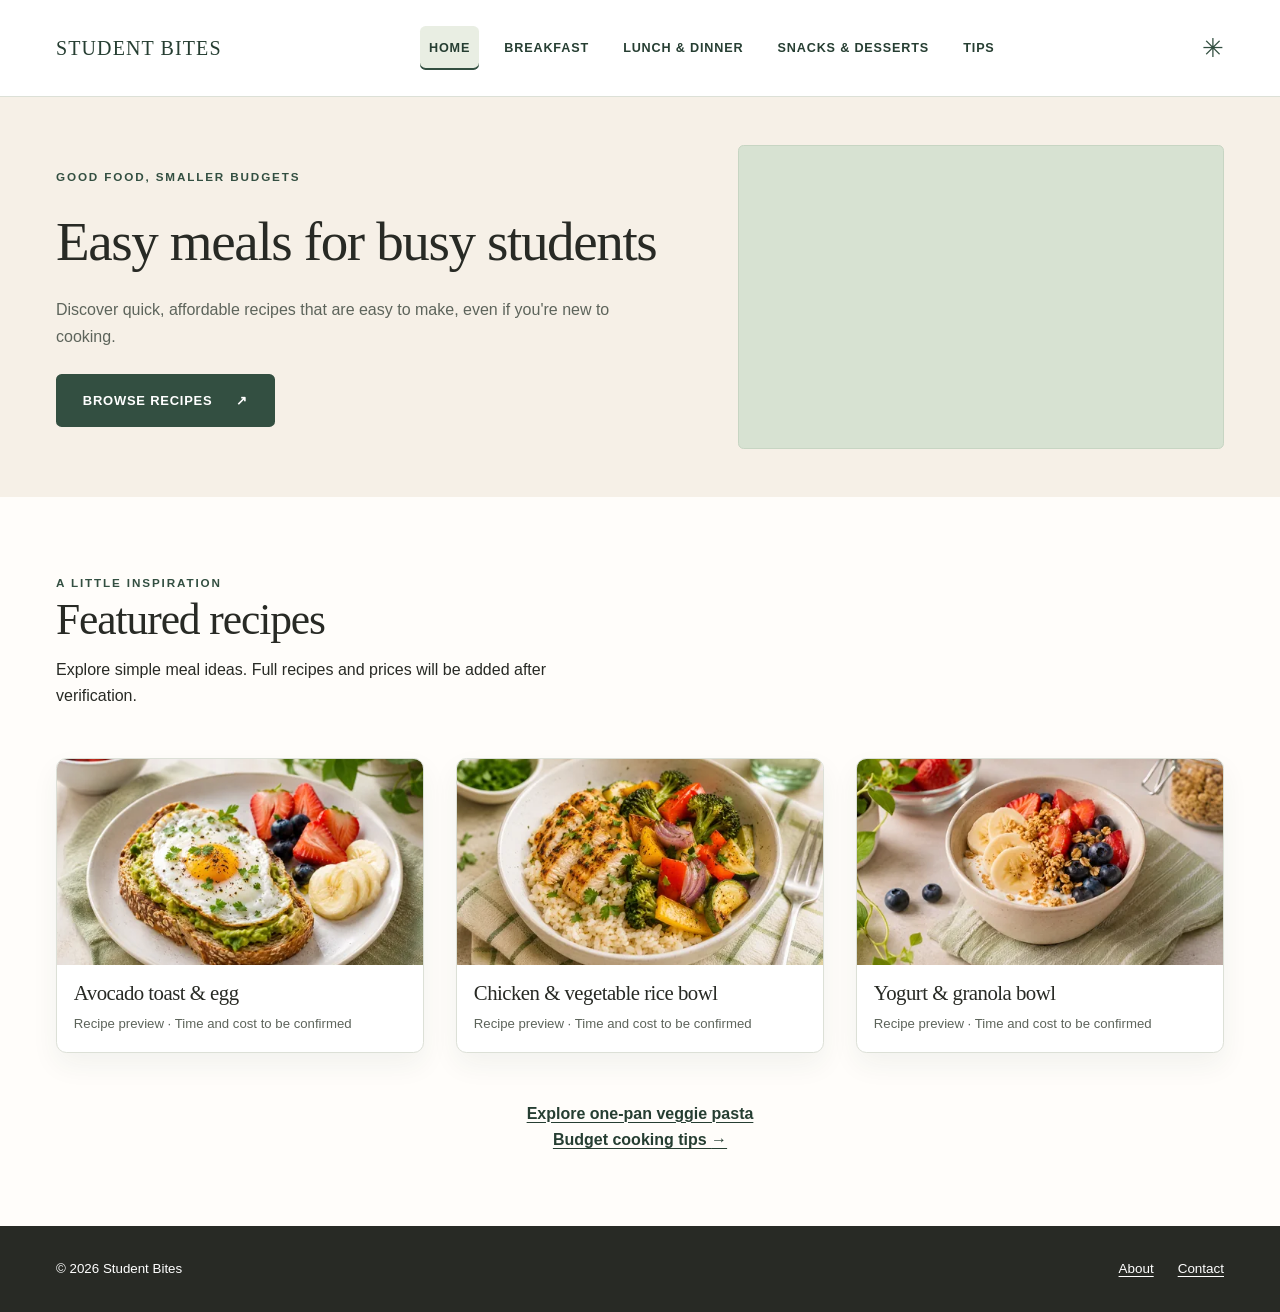
<file: index.html>
<!DOCTYPE html>

<html lang="en">
<head>
<meta charset="utf-8"/>
<meta content="width=device-width, initial-scale=1" name="viewport"/>
<meta content="Student Bites: simple and budget-friendly recipe inspiration for college students." name="description"/>
<title>Student Bites | Home</title>
<link href="css/styles.css" rel="stylesheet"/>
</head>
<body>
<a class="u-skip-link" href="#main">Skip to main content</a><header class="site-header"><div class="container site-header__inner"><a class="brand" href="index.html">Student Bites</a><nav aria-label="Primary navigation" class="primary-nav"><ul class="site-nav"><li><a aria-current="page" href="index.html">Home</a></li><li><a href="index.html#breakfast">Breakfast</a></li><li><a href="index.html#lunch">Lunch &amp; Dinner</a></li><li><a href="index.html#snacks">Snacks &amp; Desserts</a></li><li><a href="tips.html">Tips</a></li></ul></nav><span aria-hidden="true" class="header-accent">✳</span></div></header>
<main id="main" tabindex="-1">
<section class="hero"><div class="container hero__inner"><div class="hero__content"><span class="eyebrow">Good food, smaller budgets</span><h1>Easy meals for busy students</h1><p>Discover quick, affordable recipes that are easy to make, even if you're new to cooking.</p><a class="button" href="#featured">Browse recipes <span aria-hidden="true">↗</span></a></div><div class="hero__visual"><img alt="" class="food-image" decoding="async" fetchpriority="high" height="432" sizes="(max-width: 42rem) calc(100vw - 2rem), (max-width: 60rem) calc(50vw - 3rem), 31rem" src="assets/hero-768.webp" srcset="assets/hero-480.webp 480w, assets/hero-768.webp 768w, assets/hero-1200.webp 1200w" width="768"/></div></div></section>
<section class="section featured" id="featured"><div class="container"><div class="section-intro"><span class="eyebrow">A little inspiration</span><h2>Featured recipes</h2><p>Explore simple meal ideas. Full recipes and prices will be added after verification.</p></div><div class="recipe-grid"><article class="recipe-card" id="breakfast"><a class="recipe-card__link" href="breakfast.html"><div class="recipe-photo"><img alt="" class="food-image" decoding="async" height="512" loading="lazy" sizes="(max-width: 39.5rem) calc(100vw - 2rem), (max-width: 58.5rem) calc(50vw - 2.75rem), 23rem" src="assets/breakfast-avocado-toast-768.webp" srcset="assets/breakfast-avocado-toast-480.webp 480w, assets/breakfast-avocado-toast-768.webp 768w, assets/breakfast-avocado-toast-1200.webp 1200w" width="768"/></div><div class="recipe-card__body"><h3>Avocado toast &amp; egg</h3><p class="recipe-card__meta">Recipe preview · Time and cost to be confirmed</p></div></a></article><article class="recipe-card" id="lunch"><a class="recipe-card__link" href="lunch.html"><div class="recipe-photo"><img alt="" class="food-image" decoding="async" height="512" loading="lazy" sizes="(max-width: 39.5rem) calc(100vw - 2rem), (max-width: 58.5rem) calc(50vw - 2.75rem), 23rem" src="assets/lunch-chicken-rice-768.webp" srcset="assets/lunch-chicken-rice-480.webp 480w, assets/lunch-chicken-rice-768.webp 768w, assets/lunch-chicken-rice-1200.webp 1200w" width="768"/></div><div class="recipe-card__body"><h3>Chicken &amp; vegetable rice bowl</h3><p class="recipe-card__meta">Recipe preview · Time and cost to be confirmed</p></div></a></article><article class="recipe-card" id="snacks"><a class="recipe-card__link" href="snack.html"><div class="recipe-photo"><img alt="" class="food-image" decoding="async" height="512" loading="lazy" sizes="(max-width: 39.5rem) calc(100vw - 2rem), (max-width: 58.5rem) calc(50vw - 2.75rem), 23rem" src="assets/snack-yogurt-granola-768.webp" srcset="assets/snack-yogurt-granola-480.webp 480w, assets/snack-yogurt-granola-768.webp 768w, assets/snack-yogurt-granola-1200.webp 1200w" width="768"/></div><div class="recipe-card__body"><h3>Yogurt &amp; granola bowl</h3><p class="recipe-card__meta">Recipe preview · Time and cost to be confirmed</p></div></a></article></div><div class="section-action"><a class="text-link" href="recipe.html">Explore one-pan veggie pasta</a><br/><a class="text-link" href="tips.html">Budget cooking tips <span aria-hidden="true">→</span></a></div></div></section></main>
<footer class="site-footer"><div class="container site-footer__inner"><small>© 2026 Student Bites</small><nav aria-label="Footer navigation" class="footer-links"><a href="tips.html#about">About</a><a href="tips.html#contact">Contact</a></nav></div></footer>
</body>
</html>
</file>
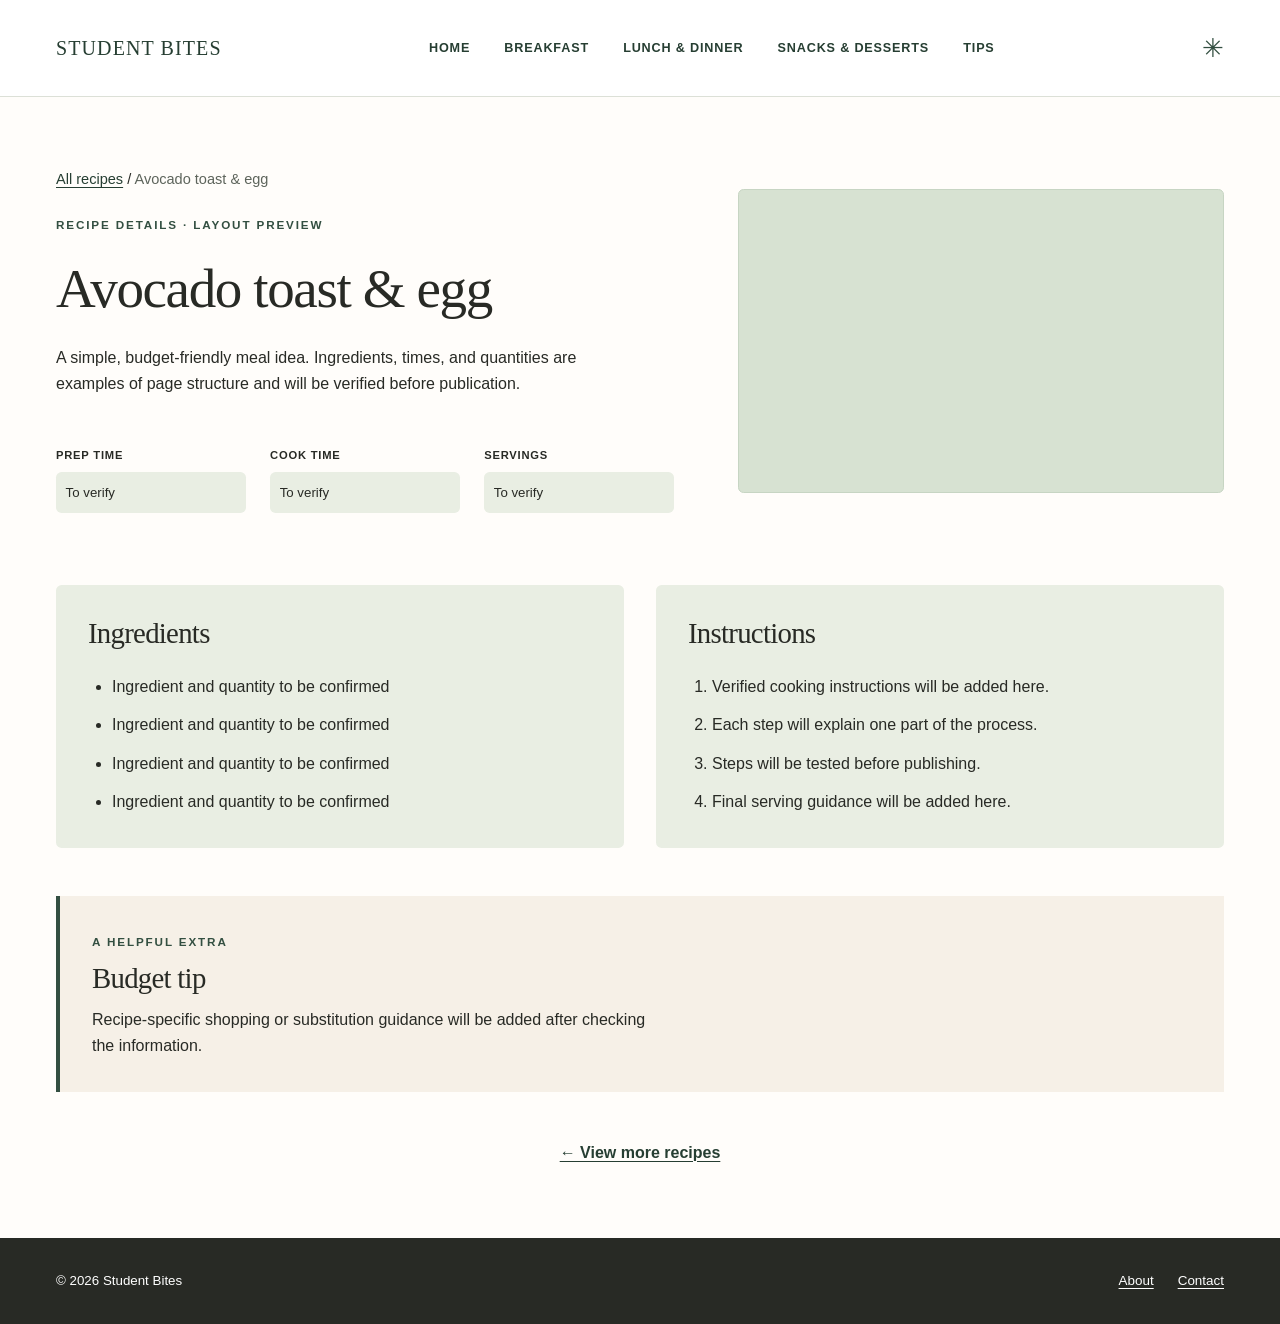
<file: breakfast.html>
<!DOCTYPE html>

<html lang="en">
<head>
<meta charset="utf-8"/>
<meta content="width=device-width, initial-scale=1" name="viewport"/>
<meta content="Student Bites Avocado toast &amp; egg recipe preview. Ingredients and times are awaiting verification." name="description"/>
<title>Student Bites | Avocado toast &amp; egg</title>
<link href="css/styles.css" rel="stylesheet"/>
</head>
<body>
<a class="u-skip-link" href="#main">Skip to main content</a><header class="site-header"><div class="container site-header__inner"><a class="brand" href="index.html">Student Bites</a><nav aria-label="Primary navigation" class="primary-nav"><ul class="site-nav"><li><a href="index.html">Home</a></li><li><a href="index.html#breakfast">Breakfast</a></li><li><a href="index.html#lunch">Lunch &amp; Dinner</a></li><li><a href="index.html#snacks">Snacks &amp; Desserts</a></li><li><a href="tips.html">Tips</a></li></ul></nav><span aria-hidden="true" class="header-accent">✳</span></div></header>
<main id="main" tabindex="-1"><div class="container recipe-page"><section class="recipe-intro section"><div class="recipe-intro__copy"><nav aria-label="Breadcrumb" class="breadcrumb"><a href="index.html#featured">All recipes</a><span aria-hidden="true"> / </span><span aria-current="page">Avocado toast &amp; egg</span></nav><span class="eyebrow">Recipe details · Layout preview</span><h1>Avocado toast &amp; egg</h1><p>A simple, budget-friendly meal idea. Ingredients, times, and quantities are examples of page structure and will be verified before publication.</p><dl class="recipe-stats"><div><dt>Prep time</dt><dd>To verify</dd></div><div><dt>Cook time</dt><dd>To verify</dd></div><div><dt>Servings</dt><dd>To verify</dd></div></dl></div><div class="recipe-photo recipe-photo--large"><img alt="Avocado toast with a fried egg and fruit" class="food-image" decoding="async" fetchpriority="high" height="512" sizes="(max-width: 42rem) calc(100vw - 2rem), (max-width: 60rem) calc(100vw - 3.5rem), 31rem" src="assets/breakfast-avocado-toast-768.webp" srcset="assets/breakfast-avocado-toast-480.webp 480w, assets/breakfast-avocado-toast-768.webp 768w, assets/breakfast-avocado-toast-1200.webp 1200w" width="768"/></div></section>
<div class="recipe-body"><section class="detail-panel" id="ingredients"><h2>Ingredients</h2><ul><li>Ingredient and quantity to be confirmed</li><li>Ingredient and quantity to be confirmed</li><li>Ingredient and quantity to be confirmed</li><li>Ingredient and quantity to be confirmed</li></ul></section><section class="detail-panel" id="instructions"><h2>Instructions</h2><ol><li>Verified cooking instructions will be added here.</li><li>Each step will explain one part of the process.</li><li>Steps will be tested before publishing.</li><li>Final serving guidance will be added here.</li></ol></section></div>
<aside class="callout"><span class="eyebrow">A helpful extra</span><h2>Budget tip</h2><p>Recipe-specific shopping or substitution guidance will be added after checking the information.</p></aside><p class="back-link"><a class="text-link" href="index.html#featured">← View more recipes</a></p></div></main>
<footer class="site-footer"><div class="container site-footer__inner"><small>© 2026 Student Bites</small><nav aria-label="Footer navigation" class="footer-links"><a href="tips.html#about">About</a><a href="tips.html#contact">Contact</a></nav></div></footer>
</body>
</html>
</file>
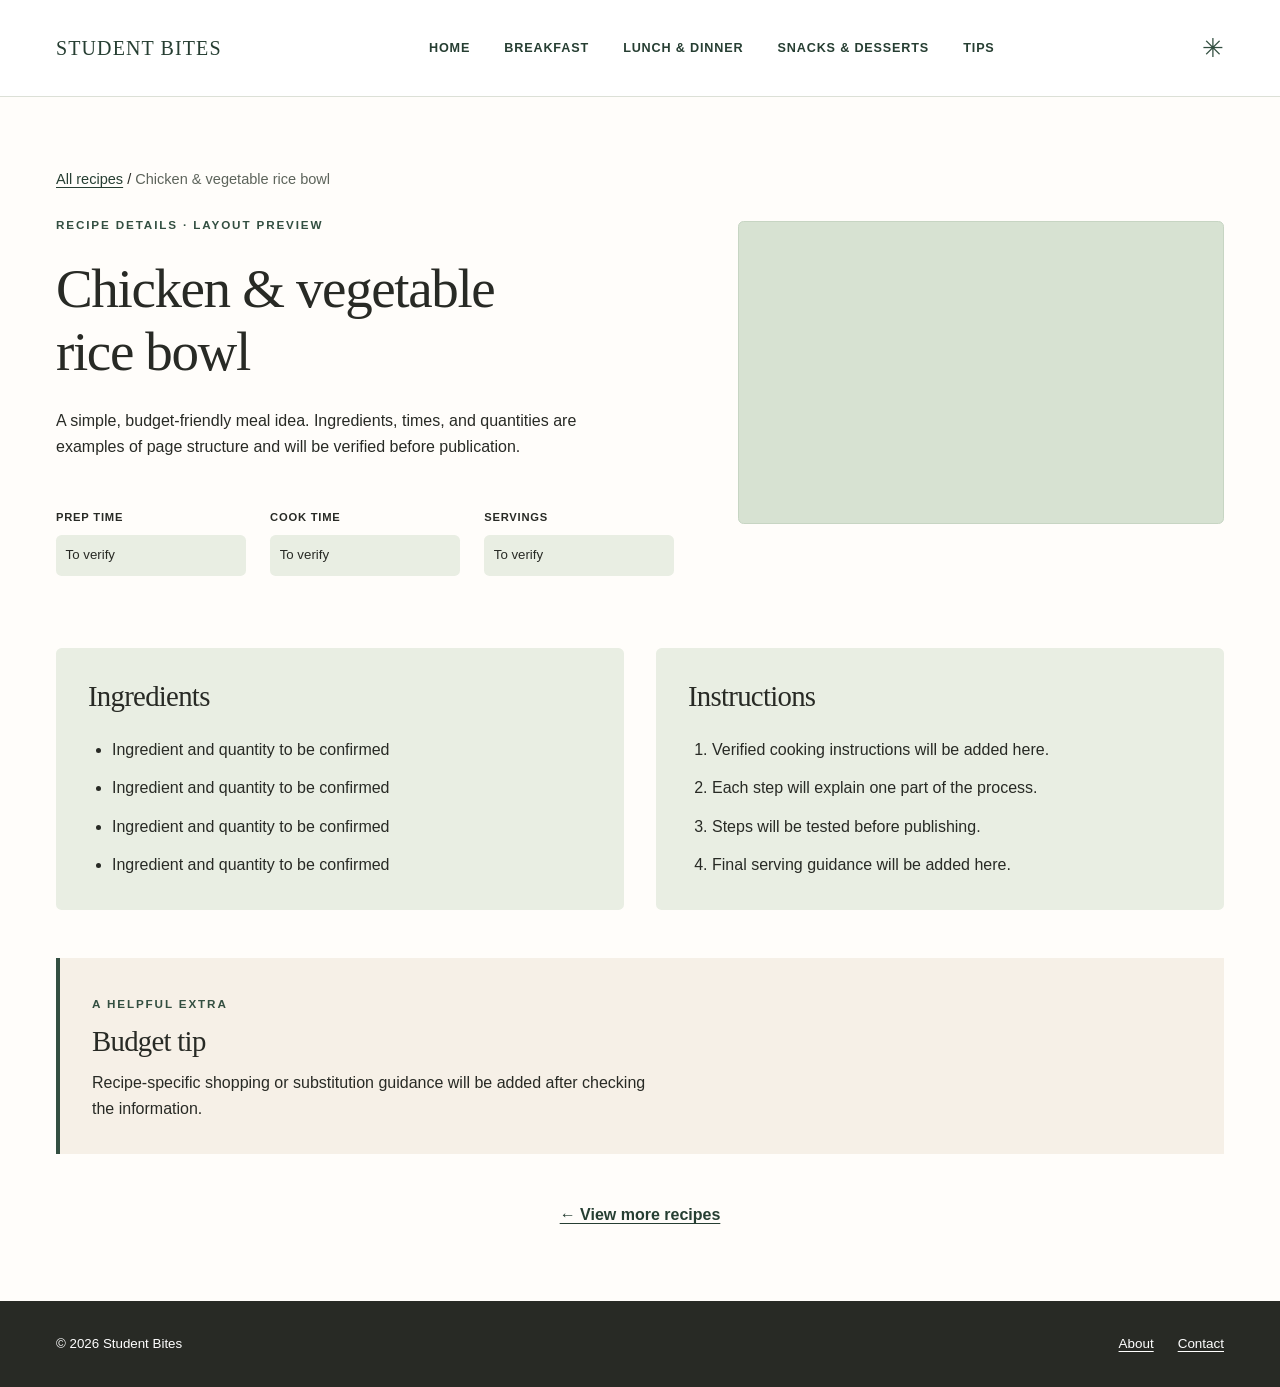
<file: lunch.html>
<!DOCTYPE html>

<html lang="en">
<head>
<meta charset="utf-8"/>
<meta content="width=device-width, initial-scale=1" name="viewport"/>
<meta content="Student Bites Chicken &amp; vegetable rice bowl recipe preview. Ingredients and times are awaiting verification." name="description"/>
<title>Student Bites | Chicken &amp; vegetable rice bowl</title>
<link href="css/styles.css" rel="stylesheet"/>
</head>
<body>
<a class="u-skip-link" href="#main">Skip to main content</a><header class="site-header"><div class="container site-header__inner"><a class="brand" href="index.html">Student Bites</a><nav aria-label="Primary navigation" class="primary-nav"><ul class="site-nav"><li><a href="index.html">Home</a></li><li><a href="index.html#breakfast">Breakfast</a></li><li><a href="index.html#lunch">Lunch &amp; Dinner</a></li><li><a href="index.html#snacks">Snacks &amp; Desserts</a></li><li><a href="tips.html">Tips</a></li></ul></nav><span aria-hidden="true" class="header-accent">✳</span></div></header>
<main id="main" tabindex="-1"><div class="container recipe-page"><section class="recipe-intro section"><div class="recipe-intro__copy"><nav aria-label="Breadcrumb" class="breadcrumb"><a href="index.html#featured">All recipes</a><span aria-hidden="true"> / </span><span aria-current="page">Chicken &amp; vegetable rice bowl</span></nav><span class="eyebrow">Recipe details · Layout preview</span><h1>Chicken &amp; vegetable rice bowl</h1><p>A simple, budget-friendly meal idea. Ingredients, times, and quantities are examples of page structure and will be verified before publication.</p><dl class="recipe-stats"><div><dt>Prep time</dt><dd>To verify</dd></div><div><dt>Cook time</dt><dd>To verify</dd></div><div><dt>Servings</dt><dd>To verify</dd></div></dl></div><div class="recipe-photo recipe-photo--large"><img alt="Rice bowl with grilled chicken and roasted vegetables" class="food-image" decoding="async" fetchpriority="high" height="512" sizes="(max-width: 42rem) calc(100vw - 2rem), (max-width: 60rem) calc(100vw - 3.5rem), 31rem" src="assets/lunch-chicken-rice-768.webp" srcset="assets/lunch-chicken-rice-480.webp 480w, assets/lunch-chicken-rice-768.webp 768w, assets/lunch-chicken-rice-1200.webp 1200w" width="768"/></div></section>
<div class="recipe-body"><section class="detail-panel" id="ingredients"><h2>Ingredients</h2><ul><li>Ingredient and quantity to be confirmed</li><li>Ingredient and quantity to be confirmed</li><li>Ingredient and quantity to be confirmed</li><li>Ingredient and quantity to be confirmed</li></ul></section><section class="detail-panel" id="instructions"><h2>Instructions</h2><ol><li>Verified cooking instructions will be added here.</li><li>Each step will explain one part of the process.</li><li>Steps will be tested before publishing.</li><li>Final serving guidance will be added here.</li></ol></section></div>
<aside class="callout"><span class="eyebrow">A helpful extra</span><h2>Budget tip</h2><p>Recipe-specific shopping or substitution guidance will be added after checking the information.</p></aside><p class="back-link"><a class="text-link" href="index.html#featured">← View more recipes</a></p></div></main>
<footer class="site-footer"><div class="container site-footer__inner"><small>© 2026 Student Bites</small><nav aria-label="Footer navigation" class="footer-links"><a href="tips.html#about">About</a><a href="tips.html#contact">Contact</a></nav></div></footer>
</body>
</html>
</file>
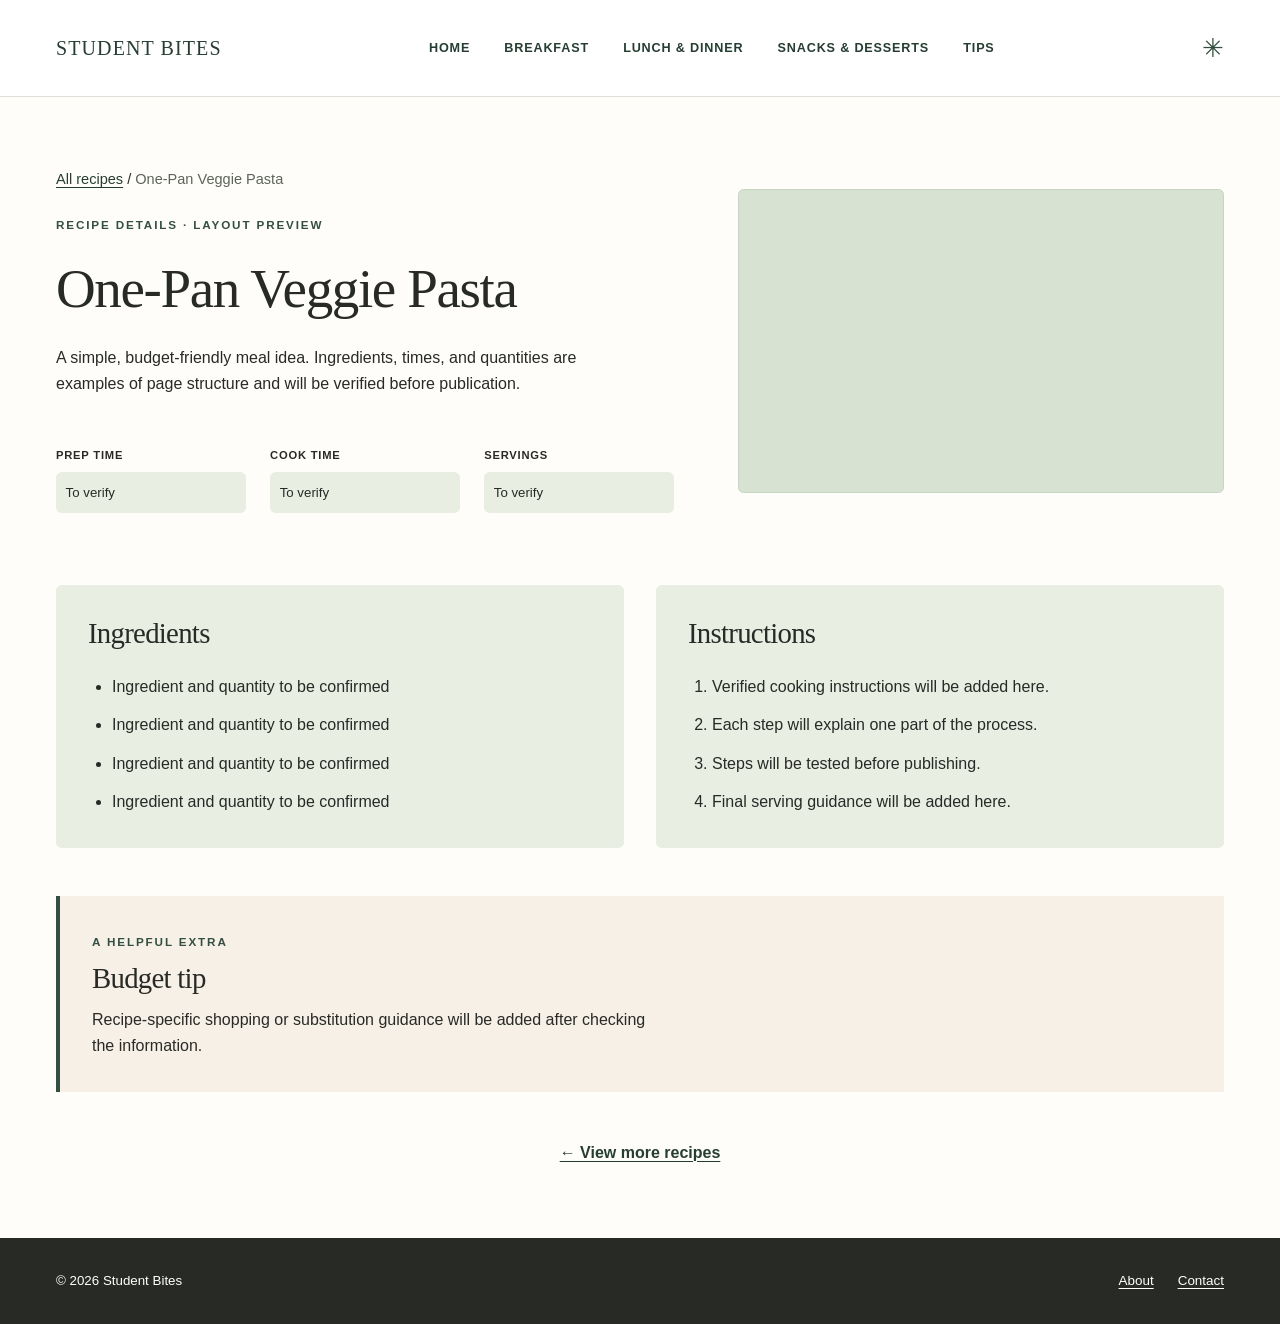
<file: recipe.html>
<!DOCTYPE html>

<html lang="en">
<head>
<meta charset="utf-8"/>
<meta content="width=device-width, initial-scale=1" name="viewport"/>
<meta content="A sample Student Bites recipe detail page with ingredient lists, instructions, and a print-ready structure." name="description"/>
<title>Student Bites | One-Pan Veggie Pasta</title>
<link href="css/styles.css" rel="stylesheet"/>
</head>
<body>
<a class="u-skip-link" href="#main">Skip to main content</a><header class="site-header"><div class="container site-header__inner"><a class="brand" href="index.html">Student Bites</a><nav aria-label="Primary navigation" class="primary-nav"><ul class="site-nav"><li><a href="index.html">Home</a></li><li><a href="index.html#breakfast">Breakfast</a></li><li><a href="index.html#lunch">Lunch &amp; Dinner</a></li><li><a href="index.html#snacks">Snacks &amp; Desserts</a></li><li><a href="tips.html">Tips</a></li></ul></nav><span aria-hidden="true" class="header-accent">✳</span></div></header>
<main id="main" tabindex="-1"><div class="container recipe-page"><section class="recipe-intro section"><div class="recipe-intro__copy"><nav aria-label="Breadcrumb" class="breadcrumb"><a href="index.html#featured">All recipes</a><span aria-hidden="true"> / </span><span aria-current="page">One-Pan Veggie Pasta</span></nav><span class="eyebrow">Recipe details · Layout preview</span><h1>One-Pan Veggie Pasta</h1><p>A simple, budget-friendly meal idea. Ingredients, times, and quantities are examples of page structure and will be verified before publication.</p><dl class="recipe-stats"><div><dt>Prep time</dt><dd>To verify</dd></div><div><dt>Cook time</dt><dd>To verify</dd></div><div><dt>Servings</dt><dd>To verify</dd></div></dl></div><div class="recipe-photo recipe-photo--large"><img alt="Penne with tomatoes, bell peppers, zucchini and herbs" class="food-image" decoding="async" fetchpriority="high" height="512" sizes="(max-width: 42rem) calc(100vw - 2rem), (max-width: 60rem) calc(100vw - 3.5rem), 31rem" src="assets/one-pan-veggie-pasta-768.webp" srcset="assets/one-pan-veggie-pasta-480.webp 480w, assets/one-pan-veggie-pasta-768.webp 768w, assets/one-pan-veggie-pasta-1200.webp 1200w" width="768"/></div></section>
<div class="recipe-body"><section class="detail-panel" id="ingredients"><h2>Ingredients</h2><ul><li>Ingredient and quantity to be confirmed</li><li>Ingredient and quantity to be confirmed</li><li>Ingredient and quantity to be confirmed</li><li>Ingredient and quantity to be confirmed</li></ul></section><section class="detail-panel" id="instructions"><h2>Instructions</h2><ol><li>Verified cooking instructions will be added here.</li><li>Each step will explain one part of the process.</li><li>Steps will be tested before publishing.</li><li>Final serving guidance will be added here.</li></ol></section></div>
<aside class="callout"><span class="eyebrow">A helpful extra</span><h2>Budget tip</h2><p>Recipe-specific shopping or substitution guidance will be added after checking the information.</p></aside><p class="back-link"><a class="text-link" href="index.html#featured">← View more recipes</a></p></div></main>
<footer class="site-footer"><div class="container site-footer__inner"><small>© 2026 Student Bites</small><nav aria-label="Footer navigation" class="footer-links"><a href="tips.html#about">About</a><a href="tips.html#contact">Contact</a></nav></div></footer>
</body>
</html>
</file>
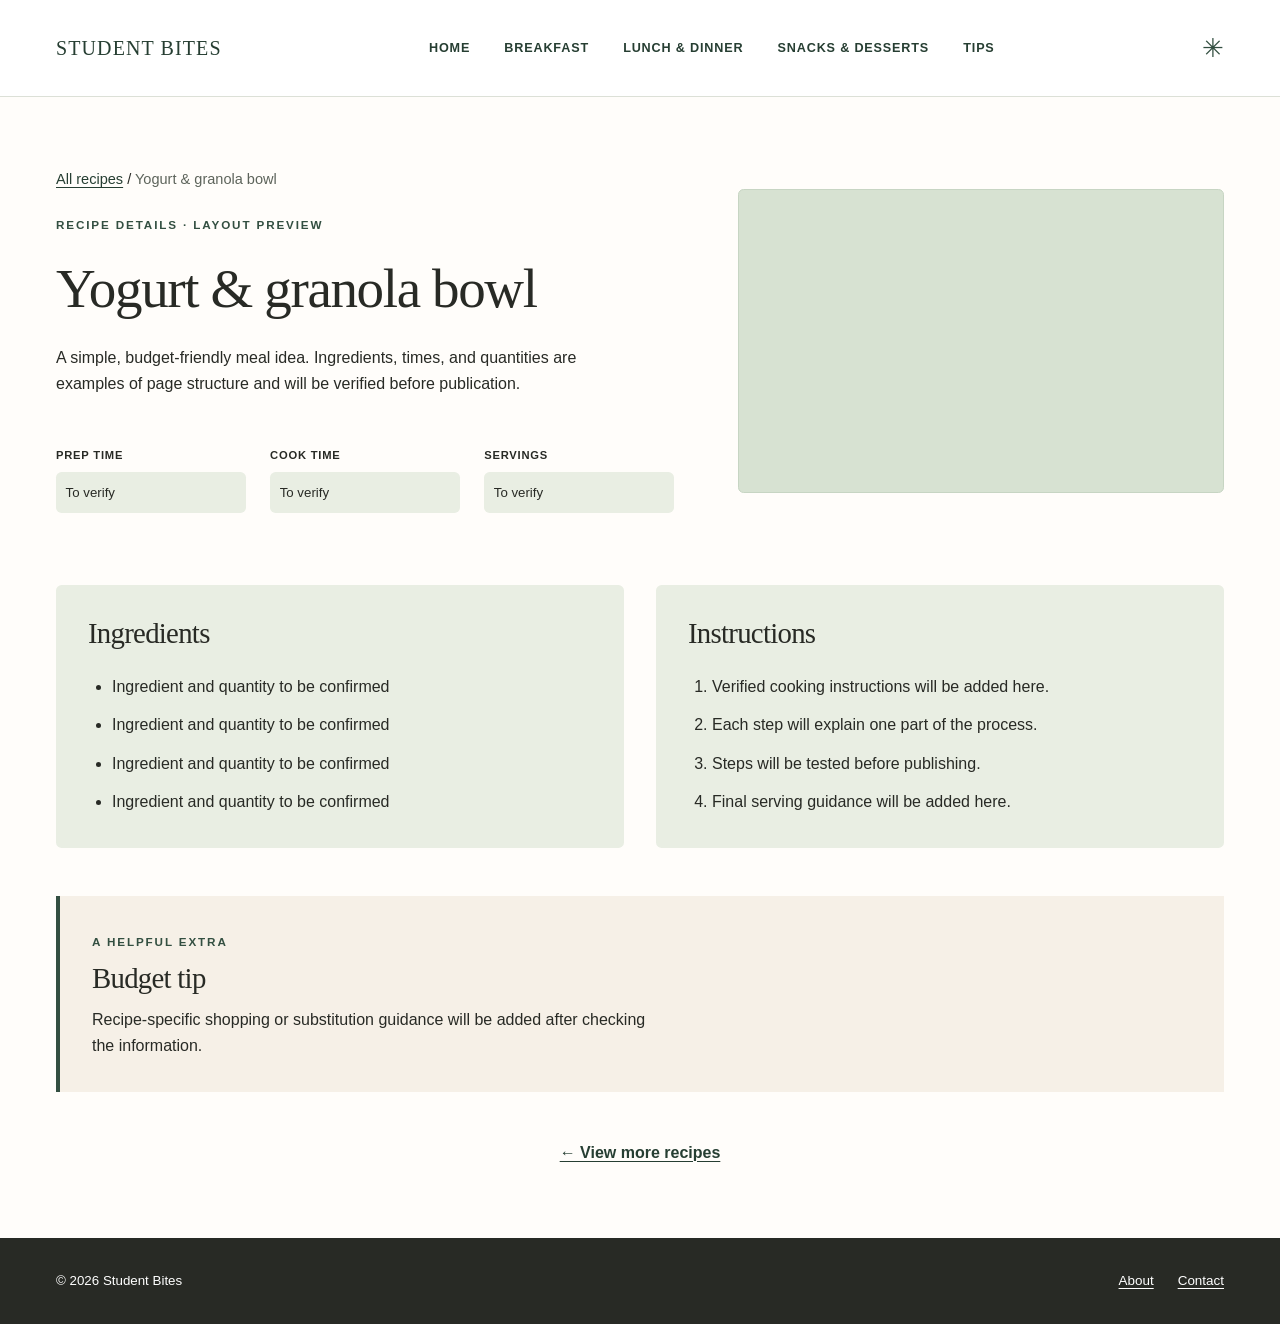
<file: snack.html>
<!DOCTYPE html>

<html lang="en">
<head>
<meta charset="utf-8"/>
<meta content="width=device-width, initial-scale=1" name="viewport"/>
<meta content="Student Bites Yogurt &amp; granola bowl recipe preview. Ingredients and times are awaiting verification." name="description"/>
<title>Student Bites | Yogurt &amp; granola bowl</title>
<link href="css/styles.css" rel="stylesheet"/>
</head>
<body>
<a class="u-skip-link" href="#main">Skip to main content</a><header class="site-header"><div class="container site-header__inner"><a class="brand" href="index.html">Student Bites</a><nav aria-label="Primary navigation" class="primary-nav"><ul class="site-nav"><li><a href="index.html">Home</a></li><li><a href="index.html#breakfast">Breakfast</a></li><li><a href="index.html#lunch">Lunch &amp; Dinner</a></li><li><a href="index.html#snacks">Snacks &amp; Desserts</a></li><li><a href="tips.html">Tips</a></li></ul></nav><span aria-hidden="true" class="header-accent">✳</span></div></header>
<main id="main" tabindex="-1"><div class="container recipe-page"><section class="recipe-intro section"><div class="recipe-intro__copy"><nav aria-label="Breadcrumb" class="breadcrumb"><a href="index.html#featured">All recipes</a><span aria-hidden="true"> / </span><span aria-current="page">Yogurt &amp; granola bowl</span></nav><span class="eyebrow">Recipe details · Layout preview</span><h1>Yogurt &amp; granola bowl</h1><p>A simple, budget-friendly meal idea. Ingredients, times, and quantities are examples of page structure and will be verified before publication.</p><dl class="recipe-stats"><div><dt>Prep time</dt><dd>To verify</dd></div><div><dt>Cook time</dt><dd>To verify</dd></div><div><dt>Servings</dt><dd>To verify</dd></div></dl></div><div class="recipe-photo recipe-photo--large"><img alt="Yogurt with granola, banana, strawberries and blueberries" class="food-image" decoding="async" fetchpriority="high" height="512" sizes="(max-width: 42rem) calc(100vw - 2rem), (max-width: 60rem) calc(100vw - 3.5rem), 31rem" src="assets/snack-yogurt-granola-768.webp" srcset="assets/snack-yogurt-granola-480.webp 480w, assets/snack-yogurt-granola-768.webp 768w, assets/snack-yogurt-granola-1200.webp 1200w" width="768"/></div></section>
<div class="recipe-body"><section class="detail-panel" id="ingredients"><h2>Ingredients</h2><ul><li>Ingredient and quantity to be confirmed</li><li>Ingredient and quantity to be confirmed</li><li>Ingredient and quantity to be confirmed</li><li>Ingredient and quantity to be confirmed</li></ul></section><section class="detail-panel" id="instructions"><h2>Instructions</h2><ol><li>Verified cooking instructions will be added here.</li><li>Each step will explain one part of the process.</li><li>Steps will be tested before publishing.</li><li>Final serving guidance will be added here.</li></ol></section></div>
<aside class="callout"><span class="eyebrow">A helpful extra</span><h2>Budget tip</h2><p>Recipe-specific shopping or substitution guidance will be added after checking the information.</p></aside><p class="back-link"><a class="text-link" href="index.html#featured">← View more recipes</a></p></div></main>
<footer class="site-footer"><div class="container site-footer__inner"><small>© 2026 Student Bites</small><nav aria-label="Footer navigation" class="footer-links"><a href="tips.html#about">About</a><a href="tips.html#contact">Contact</a></nav></div></footer>
</body>
</html>
</file>
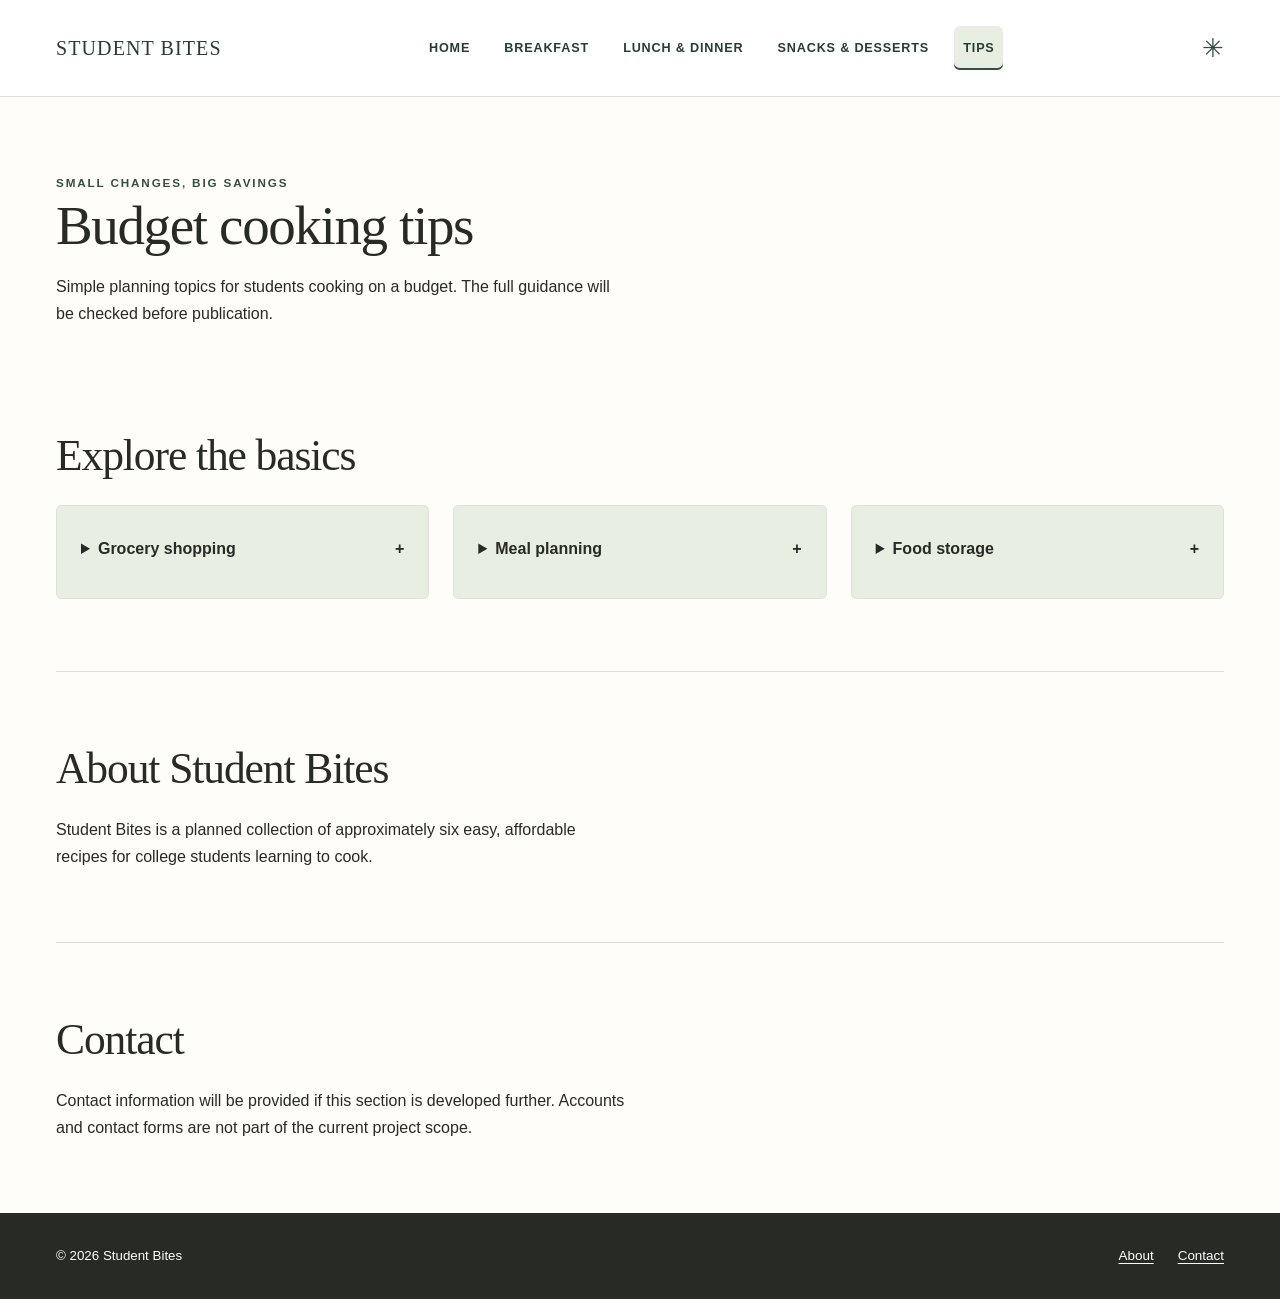
<file: tips.html>
<!DOCTYPE html>

<html lang="en">
<head>
<meta charset="utf-8"/>
<meta content="width=device-width, initial-scale=1" name="viewport"/>
<meta content="Student Bites budget cooking tips and grocery planning topics." name="description"/>
<title>Student Bites | Budget Cooking Tips</title>
<link href="css/styles.css" rel="stylesheet"/>
</head>
<body>
<a class="u-skip-link" href="#main">Skip to main content</a><header class="site-header"><div class="container site-header__inner"><a class="brand" href="index.html">Student Bites</a><nav aria-label="Primary navigation" class="primary-nav"><ul class="site-nav"><li><a href="index.html">Home</a></li><li><a href="index.html#breakfast">Breakfast</a></li><li><a href="index.html#lunch">Lunch &amp; Dinner</a></li><li><a href="index.html#snacks">Snacks &amp; Desserts</a></li><li><a aria-current="page" href="tips.html">Tips</a></li></ul></nav><span aria-hidden="true" class="header-accent">✳</span></div></header>
<main id="main" tabindex="-1"><div class="container tips-page"><section class="section page-intro"><span class="eyebrow">Small changes, big savings</span><h1>Budget cooking tips</h1><p>Simple planning topics for students cooking on a budget. The full guidance will be checked before publication.</p></section><section aria-labelledby="topics" class="section"><h2 id="topics">Explore the basics</h2><div class="tips-grid"><details class="tip-disclosure"><summary>Grocery shopping <span aria-hidden="true">+</span></summary><p>Guidance on planning purchases and comparing costs will be added after review.</p></details><details class="tip-disclosure"><summary>Meal planning <span aria-hidden="true">+</span></summary><p>Practical ways to plan a few simple meals will be added after review.</p></details><details class="tip-disclosure"><summary>Food storage <span aria-hidden="true">+</span></summary><p>Food-storage advice will be added using reliable, appropriate sources.</p></details></div></section><section class="section info-section" id="about"><h2>About Student Bites</h2><p>Student Bites is a planned collection of approximately six easy, affordable recipes for college students learning to cook.</p></section><section class="section info-section" id="contact"><h2>Contact</h2><p>Contact information will be provided if this section is developed further. Accounts and contact forms are not part of the current project scope.</p></section></div></main>
<footer class="site-footer"><div class="container site-footer__inner"><small>© 2026 Student Bites</small><nav aria-label="Footer navigation" class="footer-links"><a href="tips.html#about">About</a><a href="tips.html#contact">Contact</a></nav></div></footer>
</body>
</html>
</file>
<file: css/styles.css>
/* Student Bites: responsive CSS architecture.
   Module 2 layer and token system extended with intrinsic layouts. */
@layer reset, base, layout, components, utilities, states, overrides;

@layer reset {
  *, *::before, *::after { box-sizing: border-box; }
  html { scroll-behavior: smooth; }
  body, h1, h2, h3, p, ul, ol, dl, dd, figure { margin: 0; }
  img, svg { display: block; max-width: 100%; }
  button, input, textarea, select { font: inherit; }
}
@layer base {
  :root {
    --color-background: #fffdfa;
    --color-surface: #ffffff;
    --color-cream: #f6f0e7;
    --color-sage-light: #e9eee3;
    --color-sage: #d7e2d2;
    --color-forest: #334f41;
    --color-forest-dark: #263e32;
    --color-ink: #282a25;
    --color-secondary-text: #5d645b;
    --color-border: #dce0d7;
    --color-focus: #a8541d;
    --color-on-dark: #ffffff;
    --font-heading: Georgia, 'Times New Roman', serif;
    --font-body: 'Trebuchet MS', Arial, sans-serif;
    --text-sm: .825rem;
    --text-base: 1rem;
    --text-lg: 1.125rem;
    --text-section: clamp(2rem, 3.4vw, 3rem);
    --text-hero: clamp(2.35rem, 4.3vw, 4.15rem);
    --line-body: 1.65;
    --space-1: .25rem;
    --space-2: .5rem;
    --space-3: .75rem;
    --space-4: 1rem;
    --space-5: 1.5rem;
    --space-6: 2rem;
    --space-7: 3rem;
    --space-8: 4.5rem;
    --container-width: 73rem;
    --measure-width: 64ch;
    --border-default: 1px solid var(--color-border);
    --radius-sm: .35rem;
    --radius-md: .65rem;
    --shadow-soft: 0 12px 28px rgb(41 63 48 / 6%);
    --focus-ring: 3px solid var(--color-focus);
  }
  body { font: var(--text-base)/var(--line-body) var(--font-body); background: var(--color-background); color: var(--color-ink); }
  h1, h2, h3 { font-family: var(--font-heading); font-weight: 500; line-height: 1.14; letter-spacing: -.025em; }
  h1 { font-size: var(--text-hero); }
  h2 { font-size: var(--text-section); }
  h3 { font-size: 1.3rem; }
  a { color: var(--color-forest-dark); text-underline-offset: .2em; }
  p { max-width: var(--measure-width); }
  li, p { overflow-wrap: anywhere; }
  :focus-visible { outline: var(--focus-ring); outline-offset: 4px; }
}
@layer layout {
  .container { inline-size: min(calc(100% - 3.5rem), var(--container-width)); margin-inline: auto; }
  .site-header__inner { display: flex; align-items: center; gap: var(--space-7); min-block-size: 6rem; }
  .primary-nav { margin-inline: auto; min-inline-size: 0; }
  .site-nav { display: flex; align-items: center; flex-wrap: wrap; gap: clamp(.25rem, 1.3vw, 1.3rem); padding: 0; list-style: none; }
  .hero__inner { display: grid; grid-template-columns: minmax(0, 1.12fr) minmax(0, .88fr); align-items: center; gap: clamp(2rem, 5vw, 5rem); min-block-size: 25rem; padding-block: clamp(2rem, 5vw, 3rem); }
  .hero__content { display: grid; justify-items: start; gap: var(--space-5); }
  .section { padding-block: var(--space-8); }
  .section-intro { margin-bottom: var(--space-7); }
  .section-intro p { margin-top: var(--space-3); }
  /* Cards need at least 17rem of usable space; the count is content-driven. */
  .recipe-grid { display: grid; grid-template-columns: repeat(auto-fit, minmax(min(100%, 17rem), 1fr)); gap: var(--space-6); }
  .section-action { text-align: center; margin-top: var(--space-7); }
  .recipe-intro { display: grid; grid-template-columns: minmax(0, 1.12fr) minmax(0, .88fr); align-items: center; gap: clamp(2rem, 5vw, 5rem); }
  /* The recipe summary is reusable even when its parent is not full-width. */
  .recipe-intro__copy { display: grid; justify-items: start; gap: var(--space-5); min-inline-size: 0; }
  @supports (container-type: inline-size) {
    .recipe-intro__copy { container: recipe-summary / inline-size; }
  }
  .recipe-stats { display: grid; grid-template-columns: repeat(3, minmax(0, 1fr)); gap: var(--space-5); inline-size: 100%; margin-block-start: var(--space-5); }
  /* Separate readable minimums mean lengthy instructions do not get squeezed. */
  .recipe-body { display: grid; grid-template-columns: repeat(auto-fit, minmax(min(100%, 22rem), 1fr)); gap: var(--space-6); }
  .tips-grid { display: grid; grid-template-columns: repeat(auto-fit, minmax(min(100%, 16rem), 1fr)); gap: var(--space-5); }
  .site-footer__inner { display: flex; justify-content: space-between; align-items: center; gap: var(--space-4); padding-block: var(--space-6); }
  /* Header links become crowded before the content cards do. */
  @media (max-width: 60rem) {
    .site-header__inner { flex-wrap: wrap; gap: var(--space-2) var(--space-5); padding-block: var(--space-4); }
    .primary-nav { order: 3; margin: 0; width: 100%; }
    .hero__inner { grid-template-columns: 1fr 1fr; }
    .recipe-intro { grid-template-columns: 1fr; }
  }
  /* Below this width the hero columns cannot preserve readable text measure. */
  @media (max-width: 42rem) {
    .container { inline-size: min(calc(100% - 2rem), var(--container-width)); }
    .site-header__inner { min-height: auto; }
    .site-nav { gap: .1rem .6rem; }
    .hero__inner { grid-template-columns: 1fr; }
    .hero__inner { padding-block: var(--space-7); }
    .section { padding-block: var(--space-7); }
    .recipe-stats { gap: var(--space-2); }
    .site-footer__inner { flex-wrap: wrap; }
  }
}
@layer components {
  .site-header { background: var(--color-surface); border-bottom: var(--border-default); }
  .brand { font: 1.25rem var(--font-heading); letter-spacing: .055em; white-space: nowrap; text-transform: uppercase; text-decoration: none; }
  .site-nav a { display: block; padding: .45rem .55rem; font-size: .79rem; letter-spacing: .065em; font-weight: 700; text-decoration: none; text-transform: uppercase; border-radius: var(--radius-sm); }
  .header-accent { font-size: 1.6rem; color: var(--color-forest); }
  .eyebrow { font-size: .73rem; font-weight: 700; letter-spacing: .16em; color: var(--color-forest); text-transform: uppercase; }
  .hero { background: var(--color-cream); }
  .hero__content p { color: var(--color-secondary-text); }
  .button {
    /* Local variables make variants possible without repeating button declarations. */
    --button-background: var(--color-forest);
    --button-foreground: var(--color-on-dark);
    --button-border: var(--color-forest);
    display: inline-flex; justify-content: center; align-items: center; gap: var(--space-5);
    min-height: 3rem; background: var(--button-background); color: var(--button-foreground);
    padding: .85rem 1.55rem; border: 2px solid var(--button-border);
    font-size: .81rem; letter-spacing: .06em; text-transform: uppercase;
    text-decoration: none; font-weight: 700; border-radius: var(--radius-sm); cursor: pointer;
  }
  .button--light { --button-background: var(--color-cream); --button-foreground: var(--color-forest); }
  .hero__visual, .recipe-photo {
    display: flex; flex-direction: column; align-items: center; justify-content: center; gap: var(--space-2);
    min-height: 15rem; padding: var(--space-4); text-align: center;
    background: var(--color-sage); color: var(--color-forest-dark); border: 1px solid #c7d5c3;
    border-radius: var(--radius-sm); font-size: .76rem; letter-spacing: .1em; text-transform: uppercase;
  }
  .hero__visual { min-height: 19rem; }
  .placeholder-symbol { font: 3.4rem var(--font-heading); line-height: 1; opacity: .55; }
  .recipe-card {
    --card-background: var(--color-surface);
    --card-padding: 1.05rem;
    min-width: 0; background: var(--card-background);
    border: var(--border-default); border-radius: var(--radius-md); overflow: hidden;
    box-shadow: var(--shadow-soft);
  }
  .recipe-card__link { display: block; text-decoration: none; color: inherit; height: 100%; }
  .recipe-card__body { padding: var(--card-padding); }
  .recipe-card__body h3 { margin-bottom: var(--space-2); }
  .recipe-card__meta { color: var(--color-secondary-text); font-size: .84rem; }
  .recipe-photo { min-height: 13rem; border: 0; border-radius: 0; }
  .recipe-photo--large { min-height: 19rem; border: 1px solid #c7d5c3; border-radius: var(--radius-sm); }
  .recipe-page { padding-bottom: var(--space-8); }
  .recipe-stats dt { font-size: .7rem; text-transform: uppercase; font-weight: 700; letter-spacing: .07em; }
  .recipe-stats dd { margin-block-start: var(--space-2); background: var(--color-sage-light); padding: .6rem; border-radius: var(--radius-sm); font-size: .83rem; }
  /* The stats change with their component container, not the viewport. */
  @container recipe-summary (width < 29rem) {
    .recipe-stats { grid-template-columns: repeat(2, minmax(0, 1fr)); }
    .recipe-stats > :last-child { grid-column: 1 / -1; }
  }
  @container recipe-summary (width < 21rem) {
    .recipe-stats { grid-template-columns: 1fr; }
    .recipe-stats > :last-child { grid-column: auto; }
  }
  .detail-panel { padding: var(--space-6); background: var(--color-sage-light); border-radius: var(--radius-sm); }
  .detail-panel h2 { font-size: 1.8rem; margin-bottom: var(--space-5); }
  .detail-panel ul, .detail-panel ol { padding-inline-start: var(--space-5); }
  .detail-panel li + li { margin-block-start: var(--space-3); }
  .callout { --callout-accent: var(--color-forest); margin-block-start: var(--space-7); padding: var(--space-6); background: var(--color-cream); border-inline-start: .3rem solid var(--callout-accent); }
  .callout h2 { font-size: 1.8rem; margin-block: var(--space-2) var(--space-3); }
  .back-link { margin-top: var(--space-7); text-align: center; max-width: none; }
  .text-link { font-weight: 700; text-decoration-thickness: 1px; }
  .page-intro { padding-bottom: var(--space-6); }
  .page-intro p { margin-top: var(--space-4); }
  .tips-page h2 { margin-bottom: var(--space-5); }
  .tip-disclosure { background: var(--color-sage-light); border: var(--border-default); padding: var(--space-5); border-radius: var(--radius-sm); }
  .tip-disclosure summary { cursor: pointer; font-weight: 700; list-style-position: inside; }
  .tip-disclosure summary span { float: right; }
  .tip-disclosure p { margin-top: var(--space-4); }
  .info-section { border-top: var(--border-default); }
  .site-footer { background: var(--color-ink); color: var(--color-on-dark); }
  .footer-links { display: flex; gap: var(--space-5); }
  .site-footer a { color: var(--color-on-dark); font-size: .84rem; }
}
@layer utilities {
  .u-skip-link { position: absolute; width: 1px; height: 1px; padding: 0; margin: -1px; overflow: hidden; clip: rect(0,0,0,0); white-space: nowrap; border: 0; }
  .u-skip-link:focus { position: fixed; inset-block-start: 1rem; inset-inline-start: 1rem; z-index: 100; inline-size: auto; block-size: auto; margin: 0; padding: .8rem 1rem; background: white; color: black; clip: auto; white-space: normal; }
  .u-flow > * + * { margin-block-start: var(--space-4); }
  .u-measure { max-width: var(--measure-width); }
  .u-text-center { text-align: center; }
  .u-mt-4 { margin-block-start: var(--space-4); }
  .print-hide { display: block; }
}
@layer states {
  .site-nav a:hover { background: var(--color-sage-light); }
  .site-nav a[aria-current='page'] { background: var(--color-sage-light); box-shadow: inset 0 -2px 0 var(--color-forest); }
  .recipe-card:hover { border-color: #a3b9a5; box-shadow: 0 15px 32px rgb(41 63 48 / 11%); }
  .recipe-card:focus-within { border-color: var(--color-focus); }
  .button:hover { --button-background: var(--color-forest-dark); --button-border: var(--color-forest-dark); }
  .button:active { transform: translateY(1px); }
  .tip-disclosure[open] { background: var(--color-cream); border-color: var(--color-forest); }
  .tip-disclosure[open] summary { color: var(--color-forest); }
}
@layer overrides {
  /* Reserved for documented exceptions; no overrides are currently needed. */
}
/* The default is usable without container queries; the @container rules above refine it. */
@media (prefers-contrast: more) {
  @layer base {
    :root { --color-border: #5d645b; --color-secondary-text: #282a25; --focus-ring: 4px solid var(--color-focus); }
  }
  @layer components { .recipe-card, .tip-disclosure { box-shadow: none; } }
}
@media (prefers-reduced-motion: reduce) {
  @layer base { html { scroll-behavior: auto; } }
  @layer states { .button:active { transform: none; } }
}
@media print {
  @page { margin: .65in; }
  @layer base {
    body { color: #000; background: #fff; font: 11pt/1.45 Georgia, serif; }
    a { color: #000; }
  }
  @layer layout {
    .container { inline-size: 100%; }
    .recipe-intro, .recipe-body { display: block; }
    .section { padding-block: .6rem; }
  }
  @layer components {
    .site-header, .site-footer, .button, .recipe-photo, .hero__visual, .back-link { display: none; }
    .detail-panel, .callout { padding: .4rem 0; margin-top: .6rem; border: 0; background: transparent; box-shadow: none; }
    .detail-panel + .detail-panel { margin-top: .8rem; }
    .recipe-stats dd { background: transparent; padding: 0; }
  }
  @layer utilities { .print-hide { display: none; } }
  h1, h2, h3 { break-after: avoid; }
  p, li { orphans: 3; widows: 3; }
  a[href^='http']::after { content: ' (' attr(href) ')'; }
}

/* Module 4: media dimensions and typography extend the existing layers. */
@layer base {
  h1, h2, h3 { overflow-wrap: anywhere; }
  p, li { line-height: var(--line-body); }
}
@layer components {
  .hero__visual, .recipe-photo { display: block; padding: 0; min-block-size: 0; overflow: hidden; aspect-ratio: 16 / 10; }
  .recipe-photo { aspect-ratio: 16 / 9; }
  .recipe-photo--large { aspect-ratio: 16 / 10; }
  .food-image { inline-size: 100%; block-size: 100%; object-fit: cover; object-position: center; }
  .recipe-card__meta { font-size: var(--text-sm); }
  .recipe-card__link:focus-visible { outline-offset: -4px; }
}
@media print { @layer components { .hero__visual, .recipe-photo { display: none; } } }

/* Module 5 inclusive-quality remediation (kept inside existing layer architecture). */
@layer base {
  /* Ensure anchor destinations are visible and don't force an outline around main. */
  #main:focus { outline: none; }
  /* Reasonable readable text measure survives text-spacing overrides. */
  h1, h2, h3 { text-wrap: pretty; }
}
@layer components {
  /* Navigation links offer an approximately 44px minimum pointer target. */
  .site-nav a { min-block-size: 2.75rem; display: flex; align-items: center; }
  .breadcrumb { font-size: .91rem; line-height: 1.5; max-inline-size: 100%; overflow-wrap: anywhere; }
  .breadcrumb a { text-decoration: underline; }
  .breadcrumb [aria-current='page'] { color: var(--color-secondary-text); }
  .tip-disclosure summary { min-block-size: 2.75rem; padding-block: .4rem; }
  /* Avoid a visually ambiguous, hard-to-see summary focus indicator. */
  .tip-disclosure summary:focus-visible { outline: 3px solid var(--color-focus); outline-offset: 3px; }
}
@layer states {
  .breadcrumb a:hover { text-decoration-thickness: 2px; }
  a:focus-visible, summary:focus-visible { outline: var(--focus-ring); outline-offset: 3px; }
}
</file>
